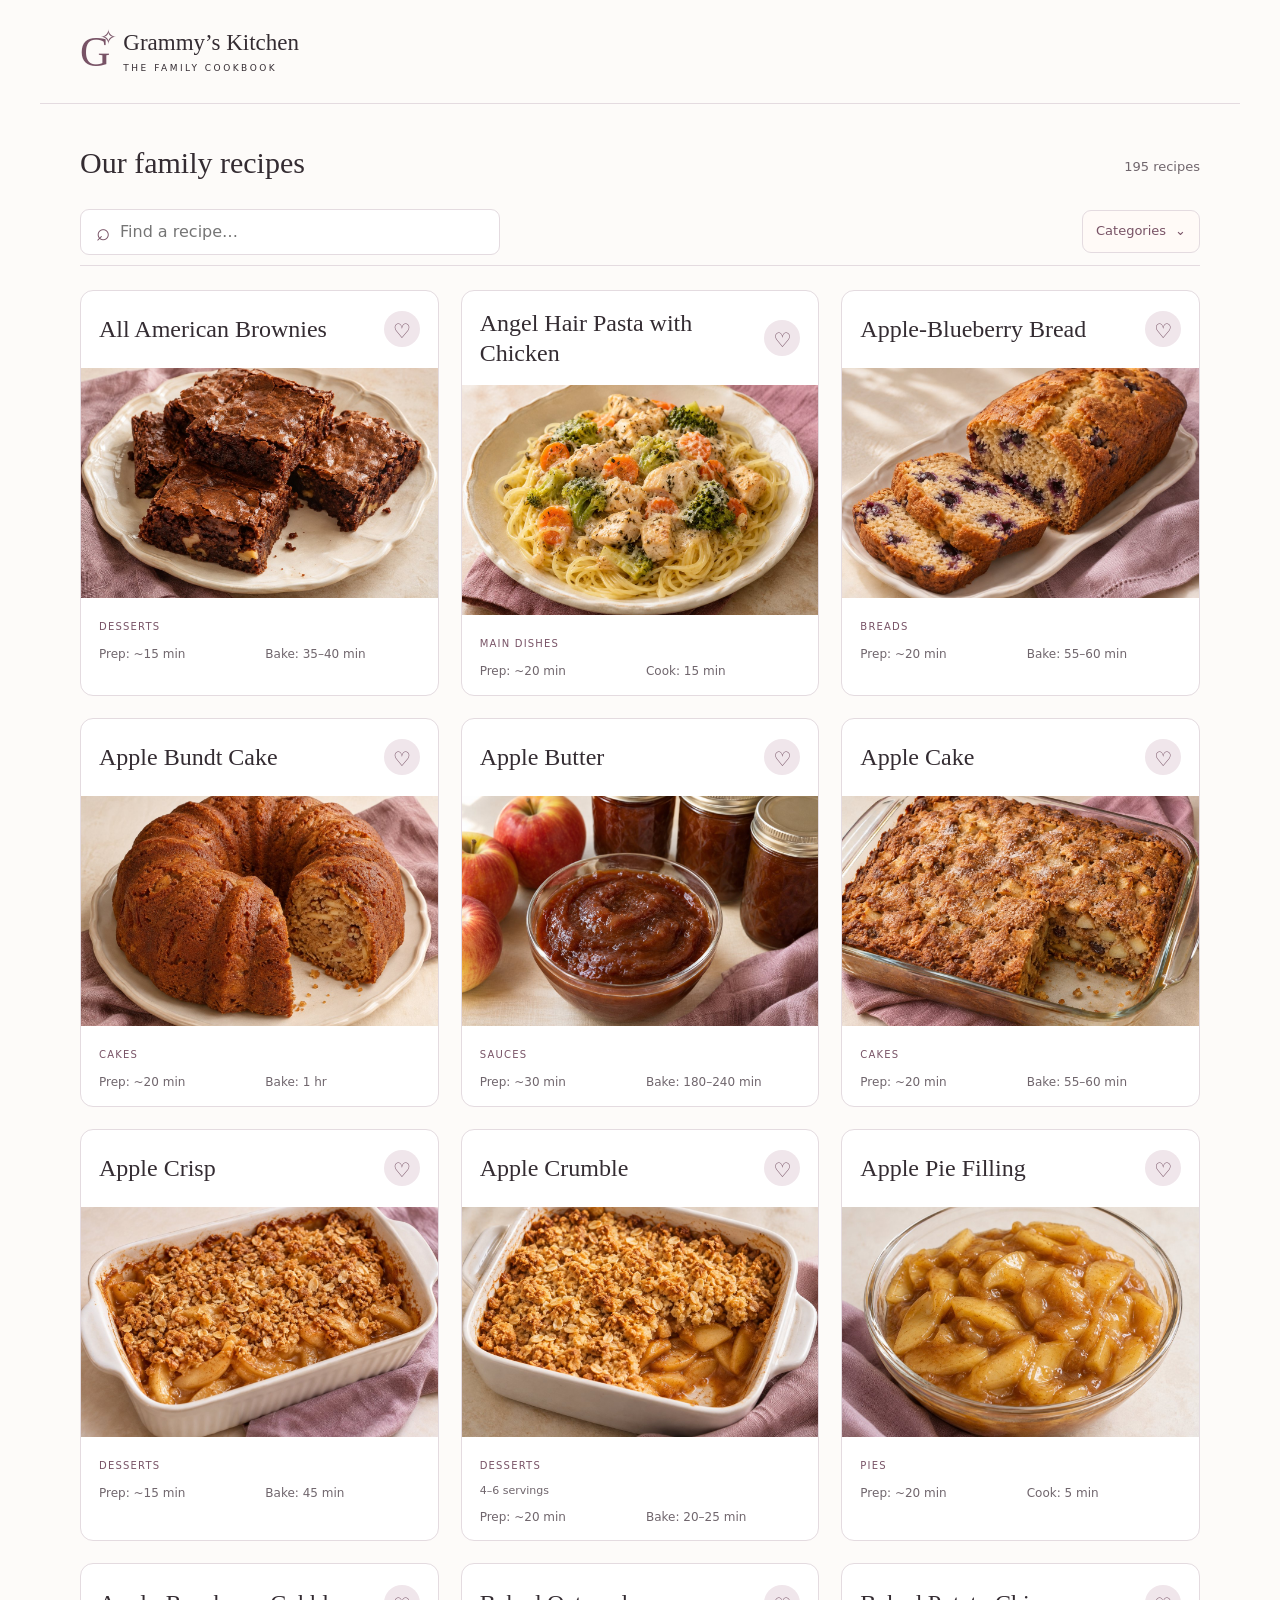
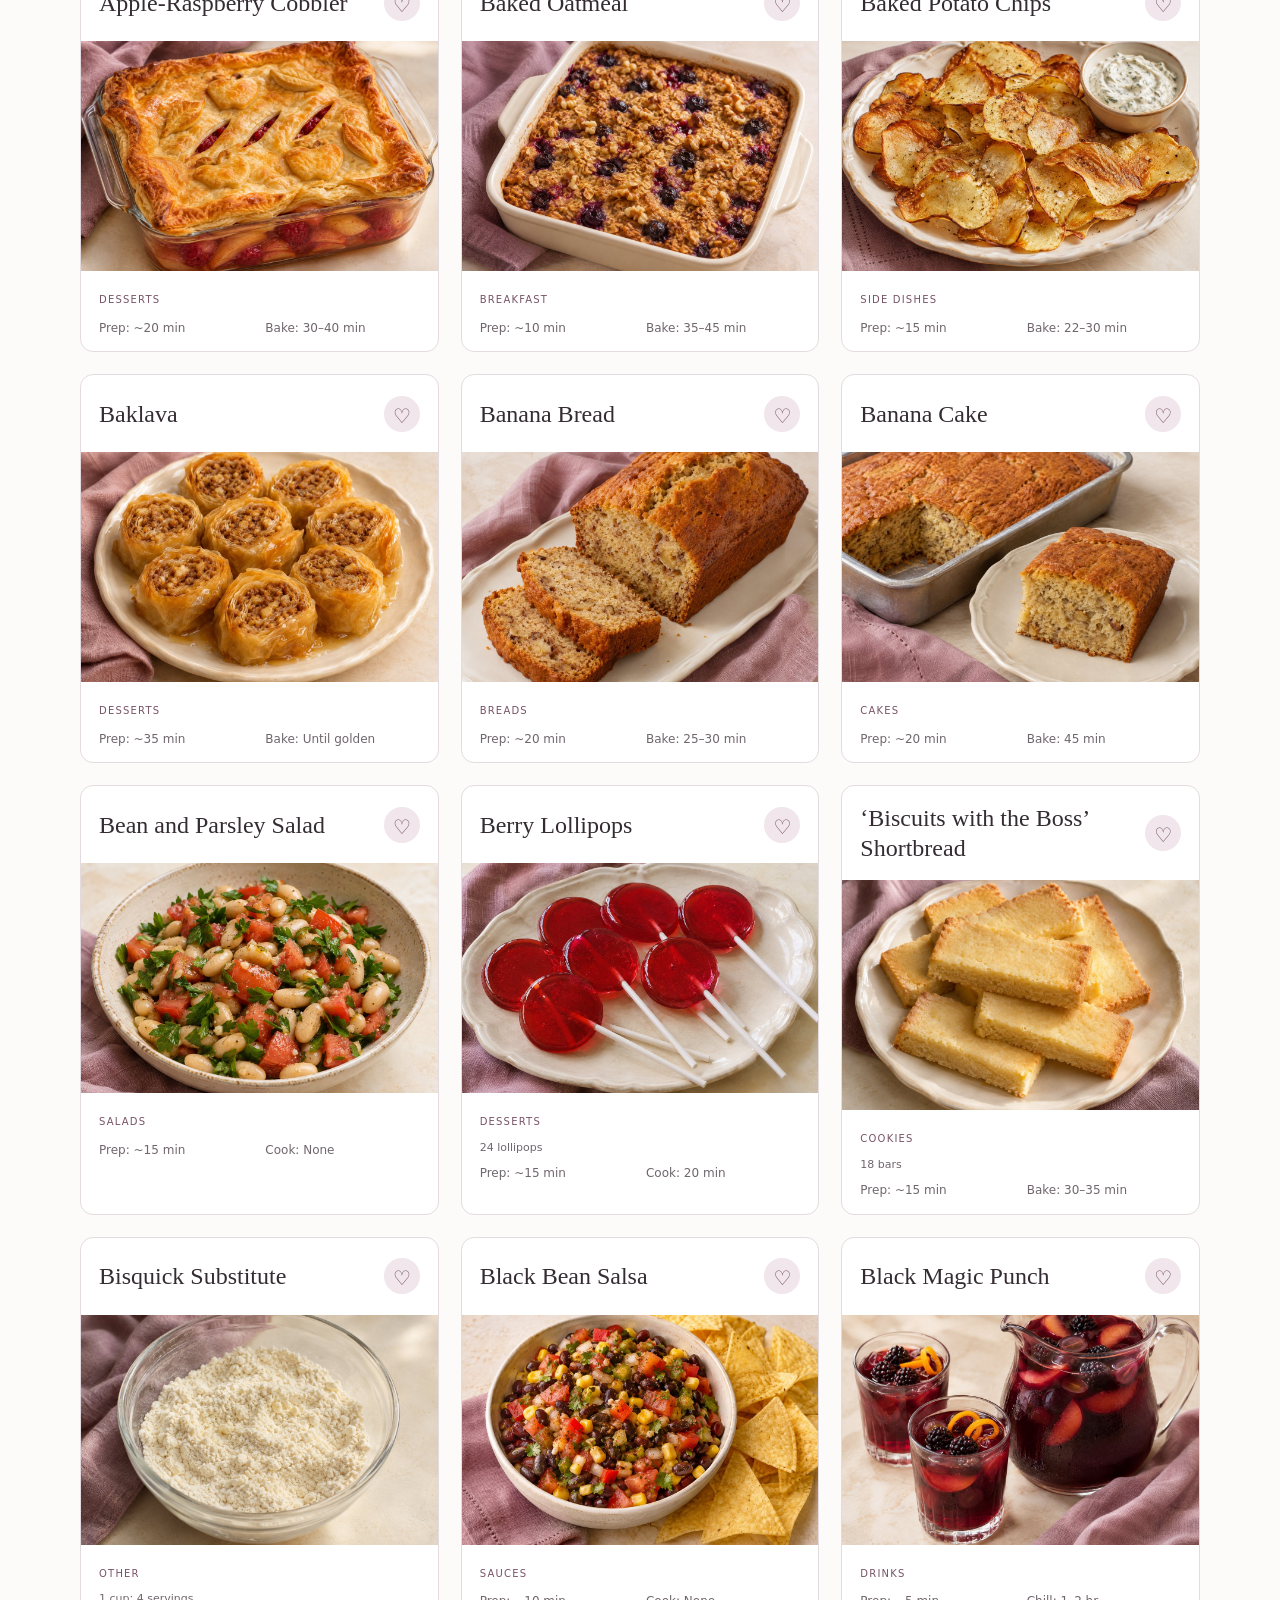
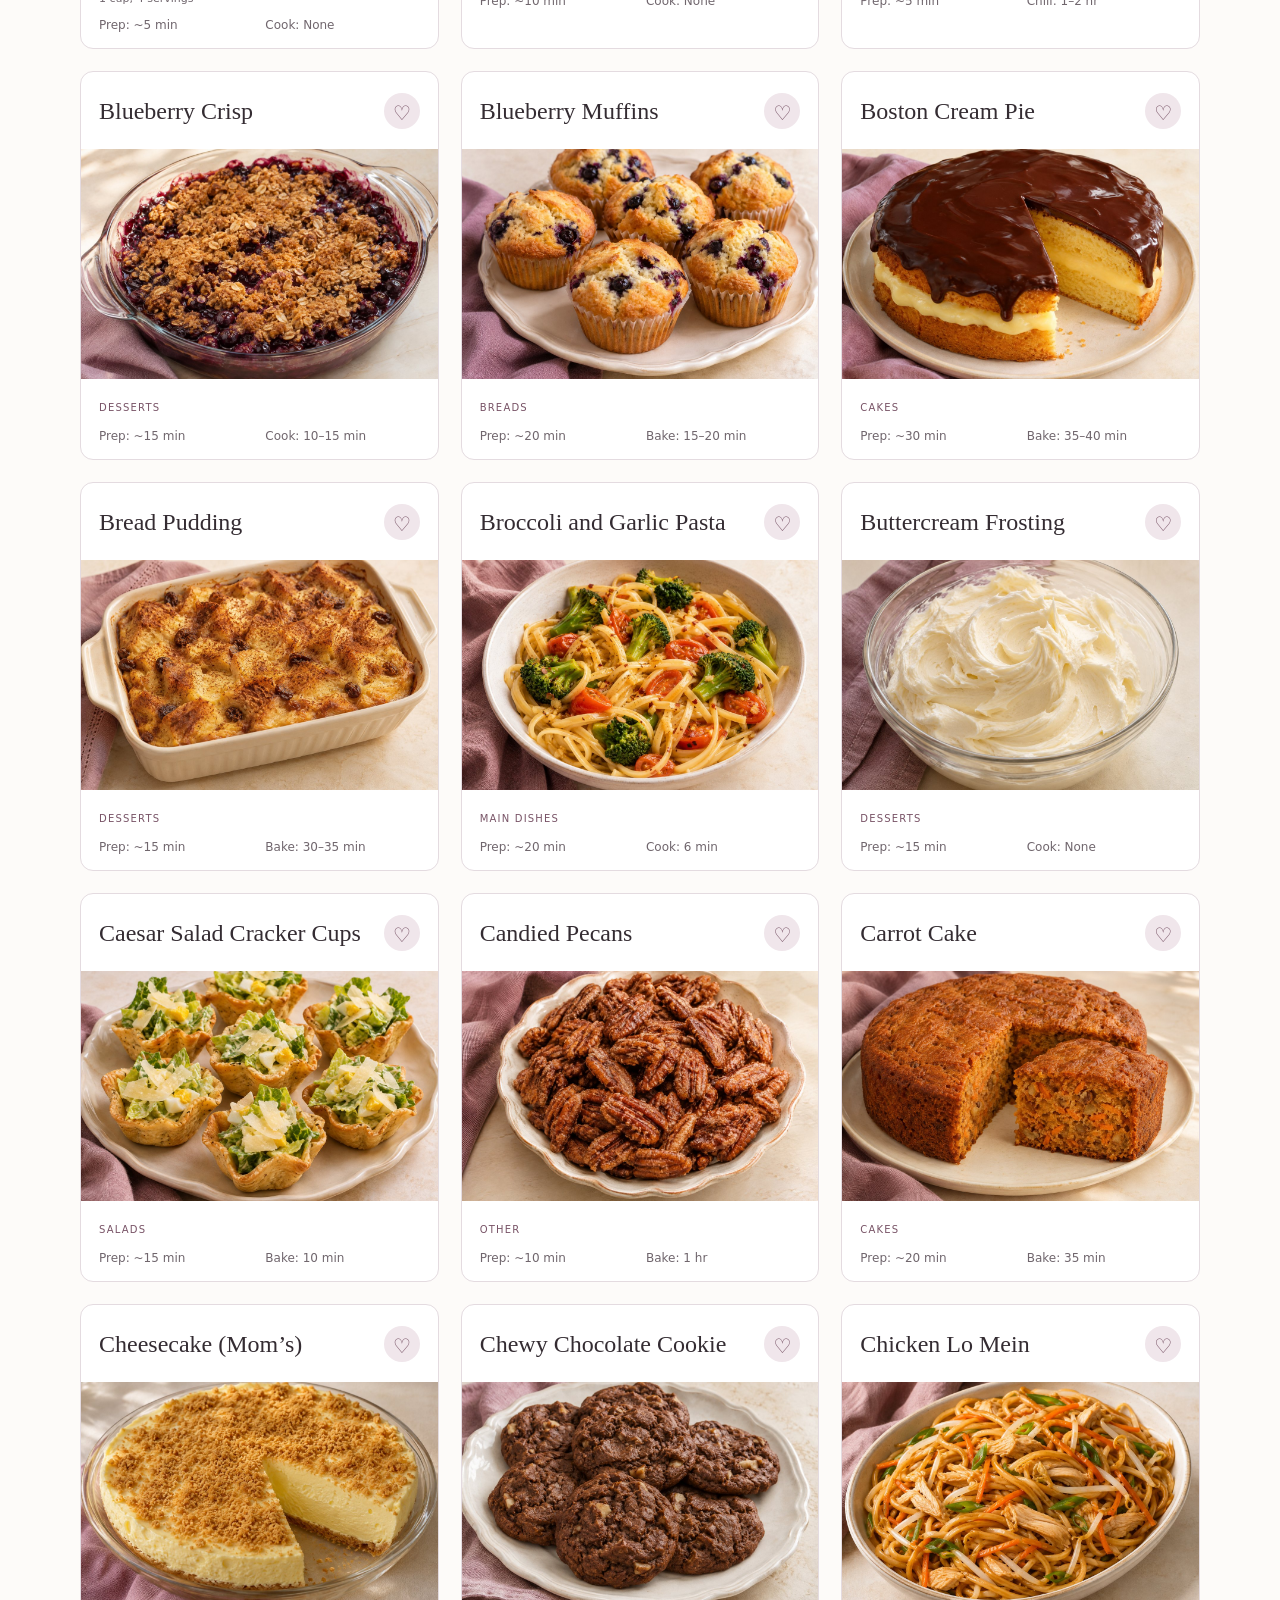
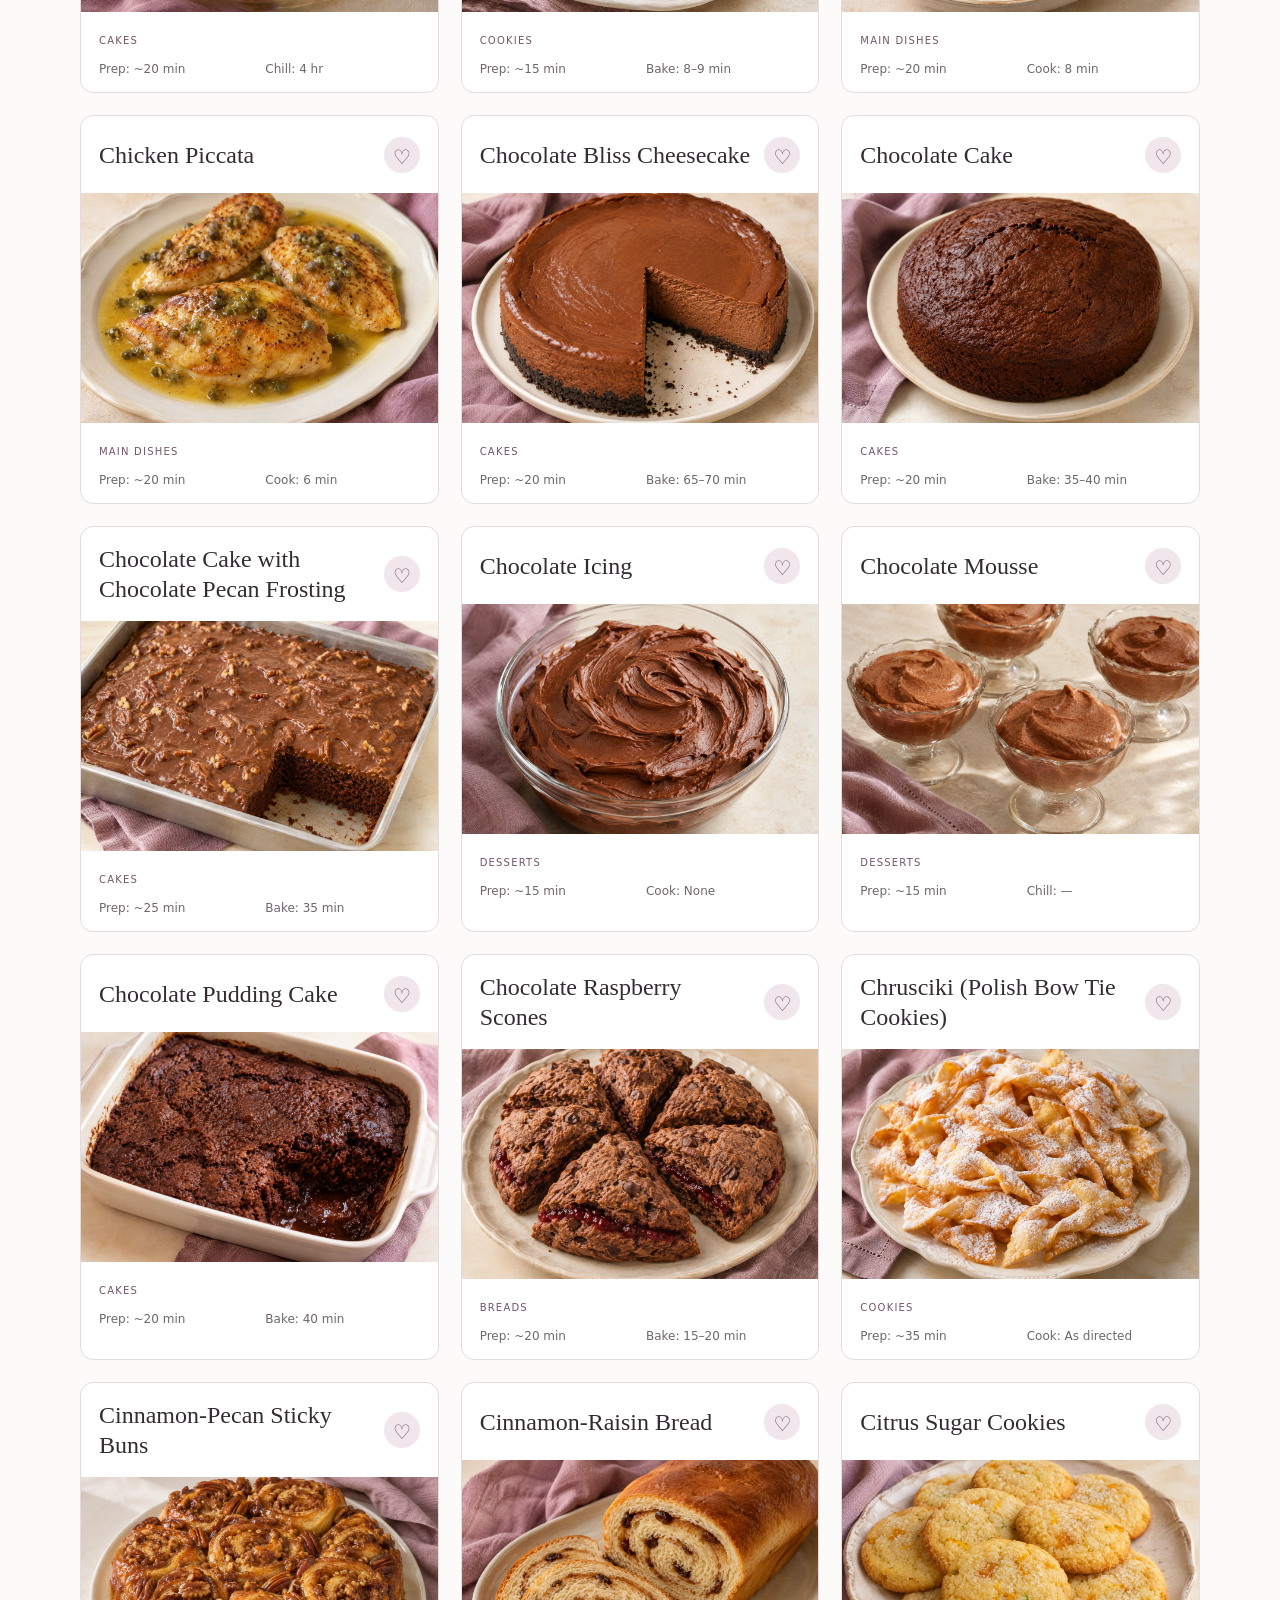
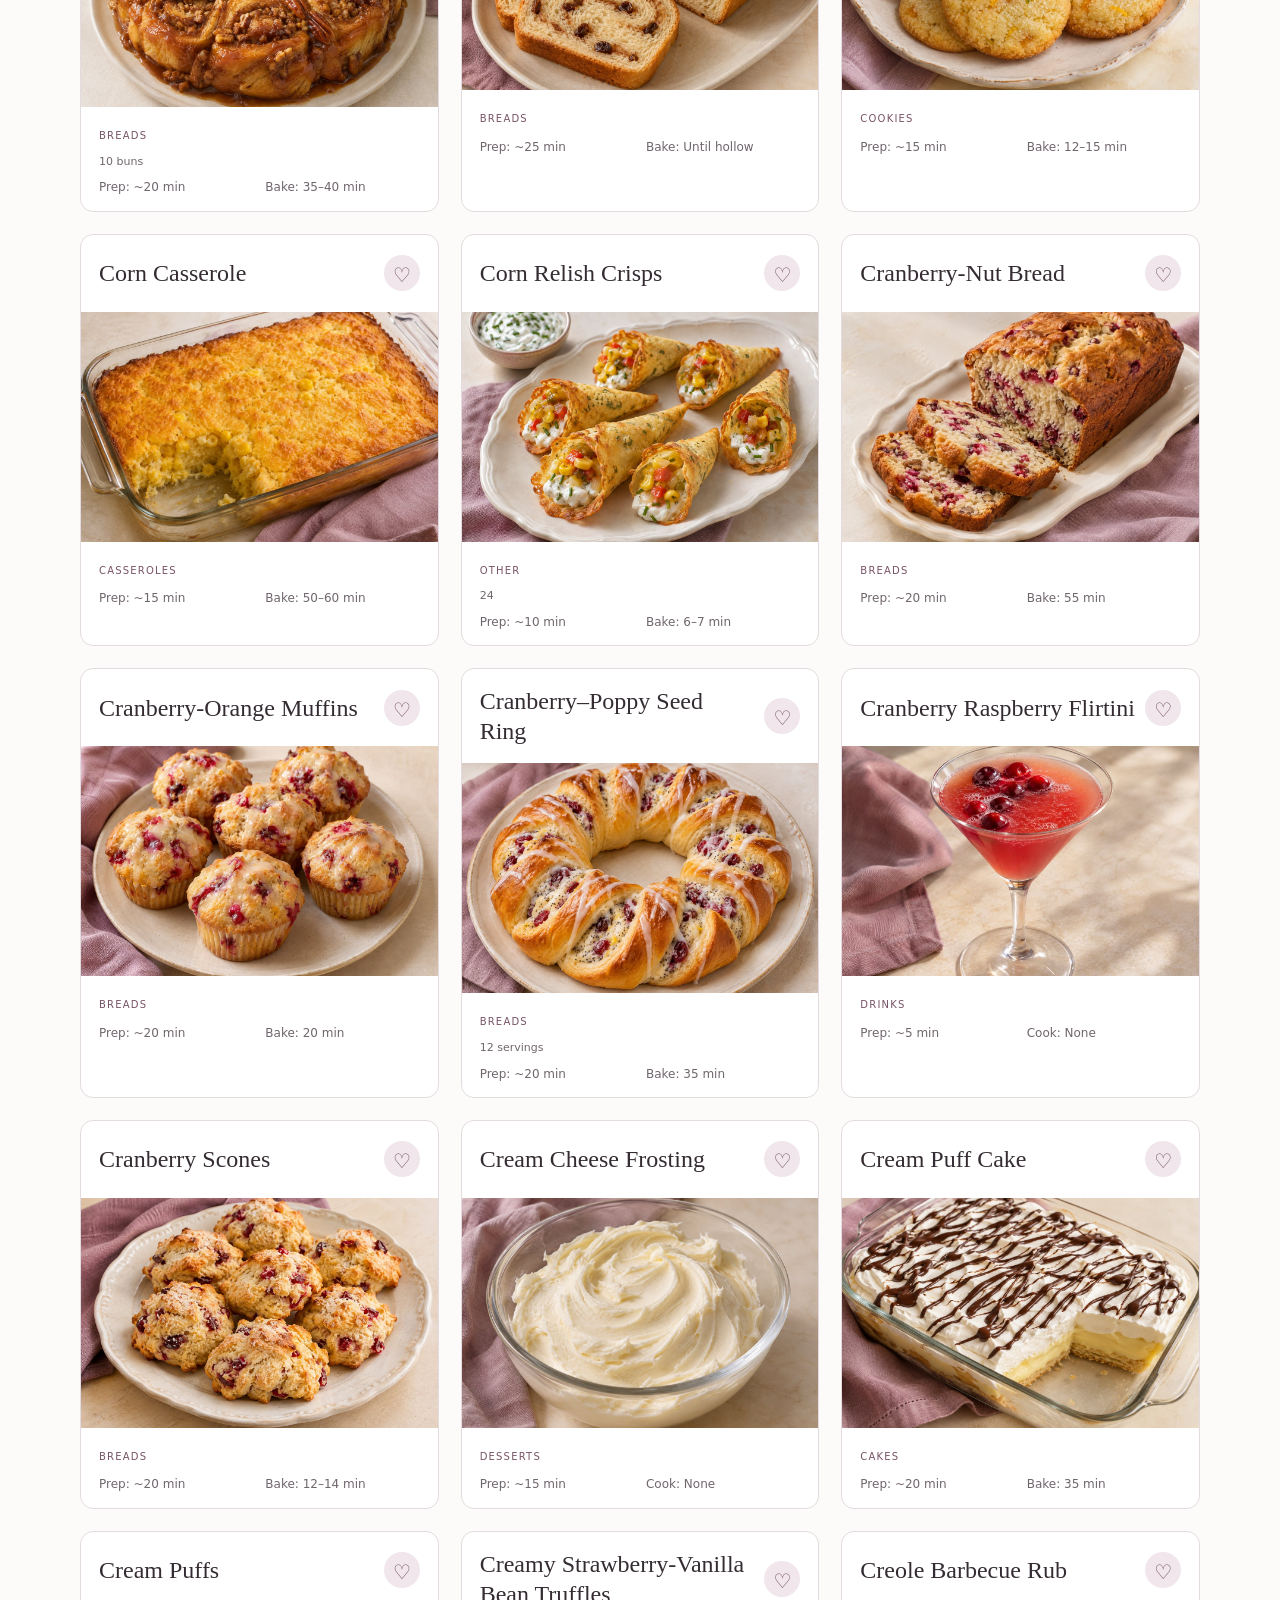
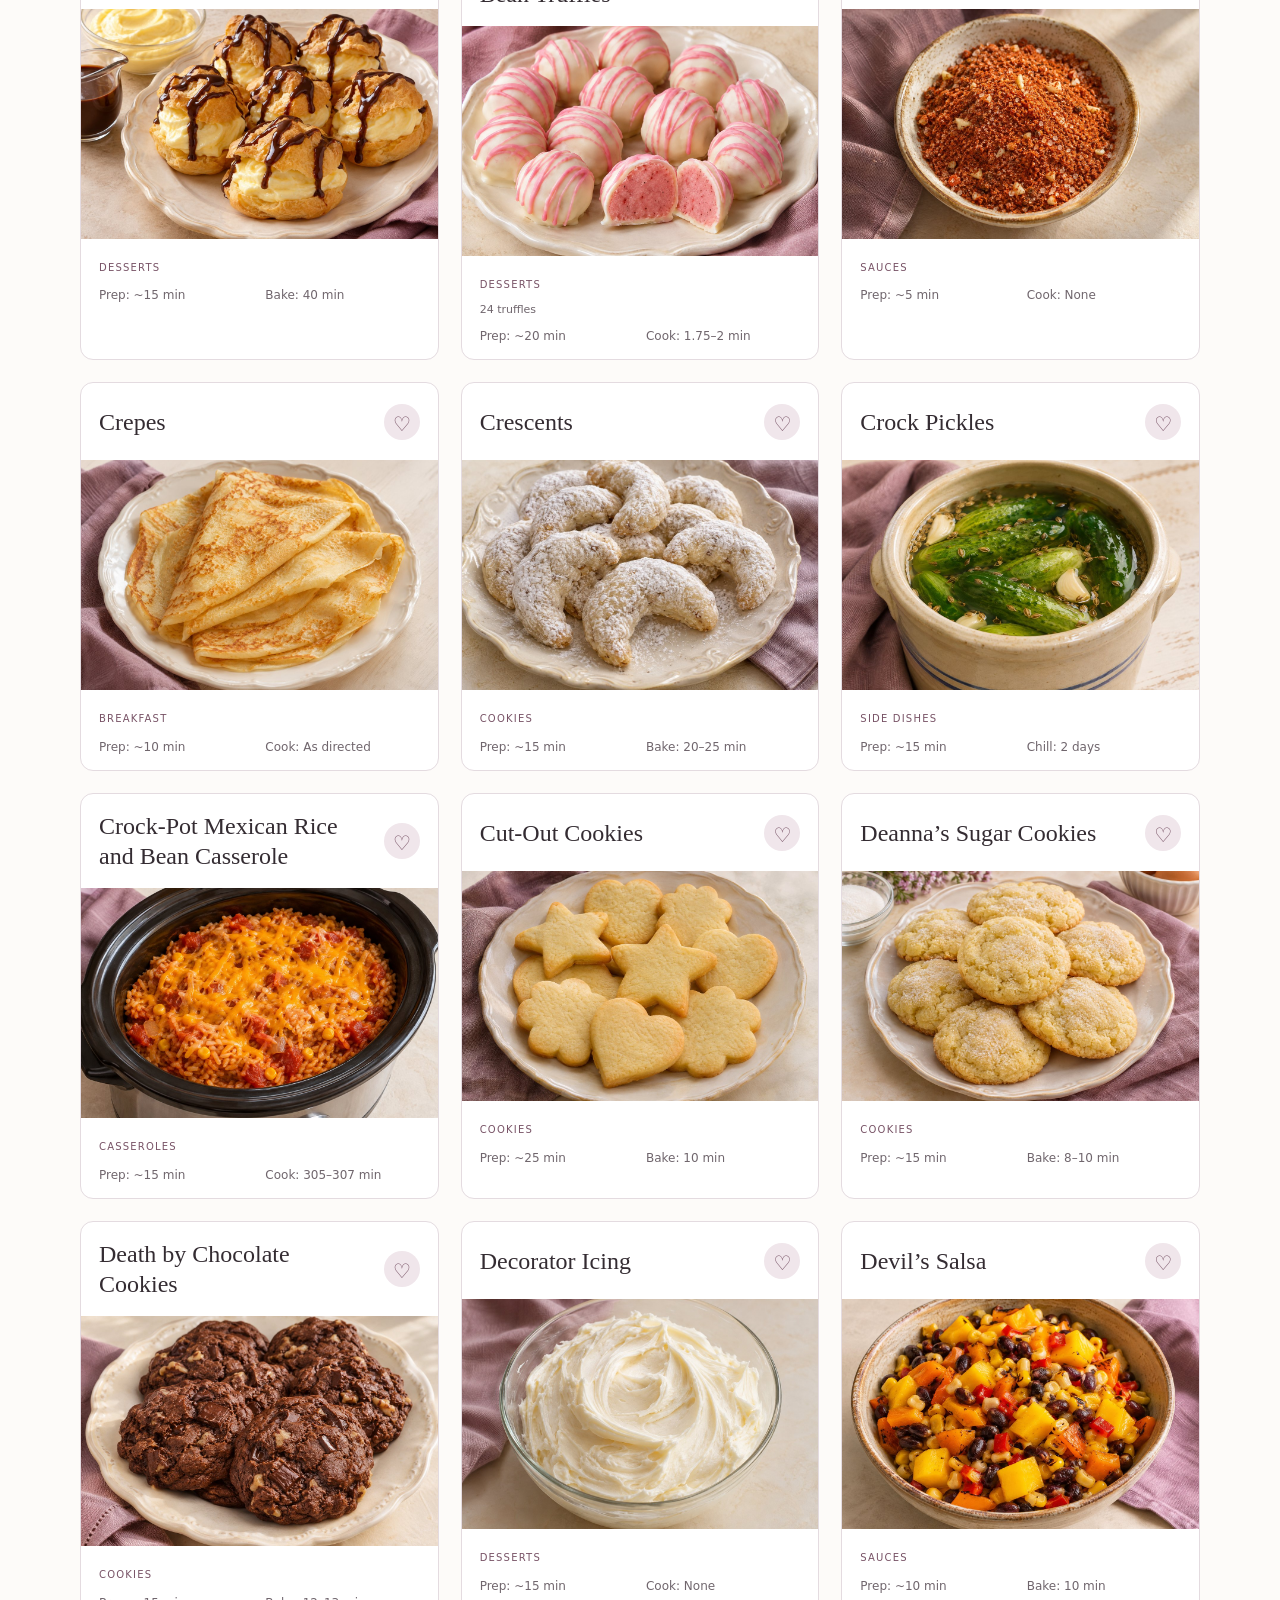
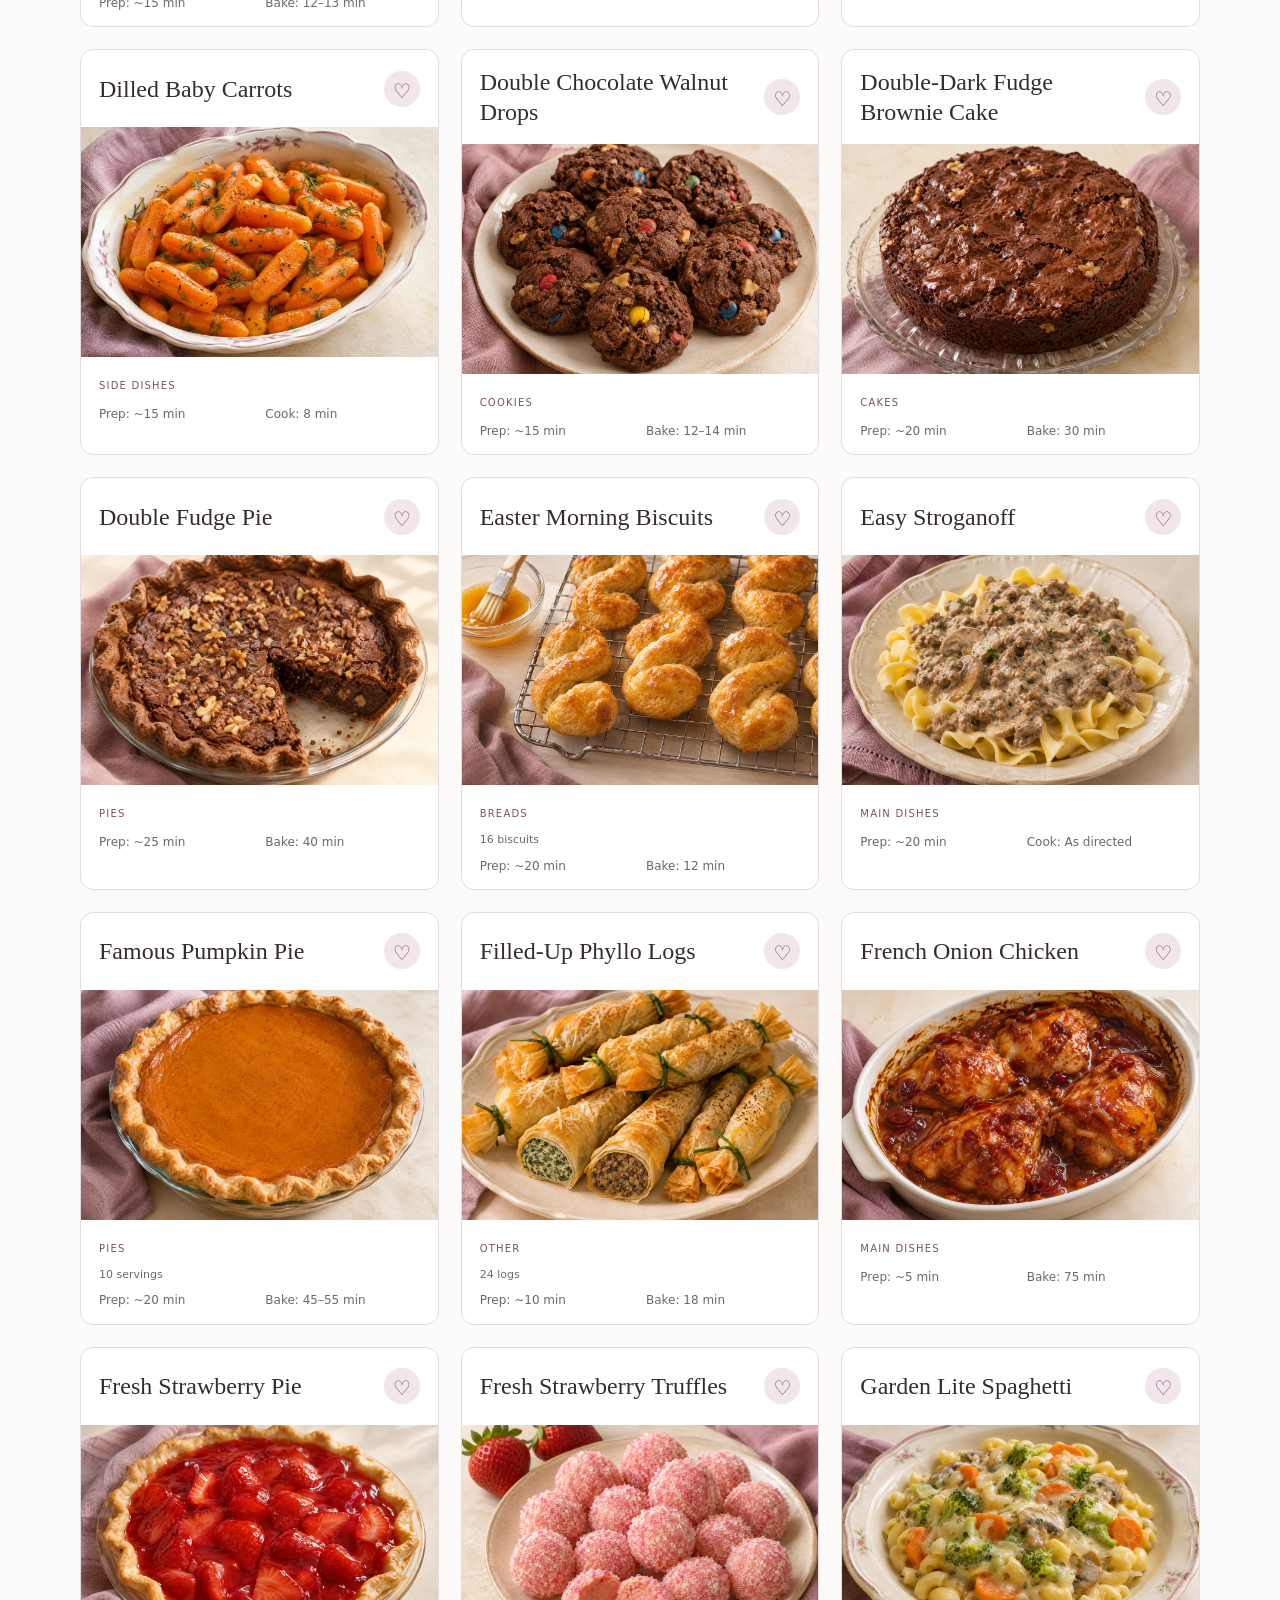
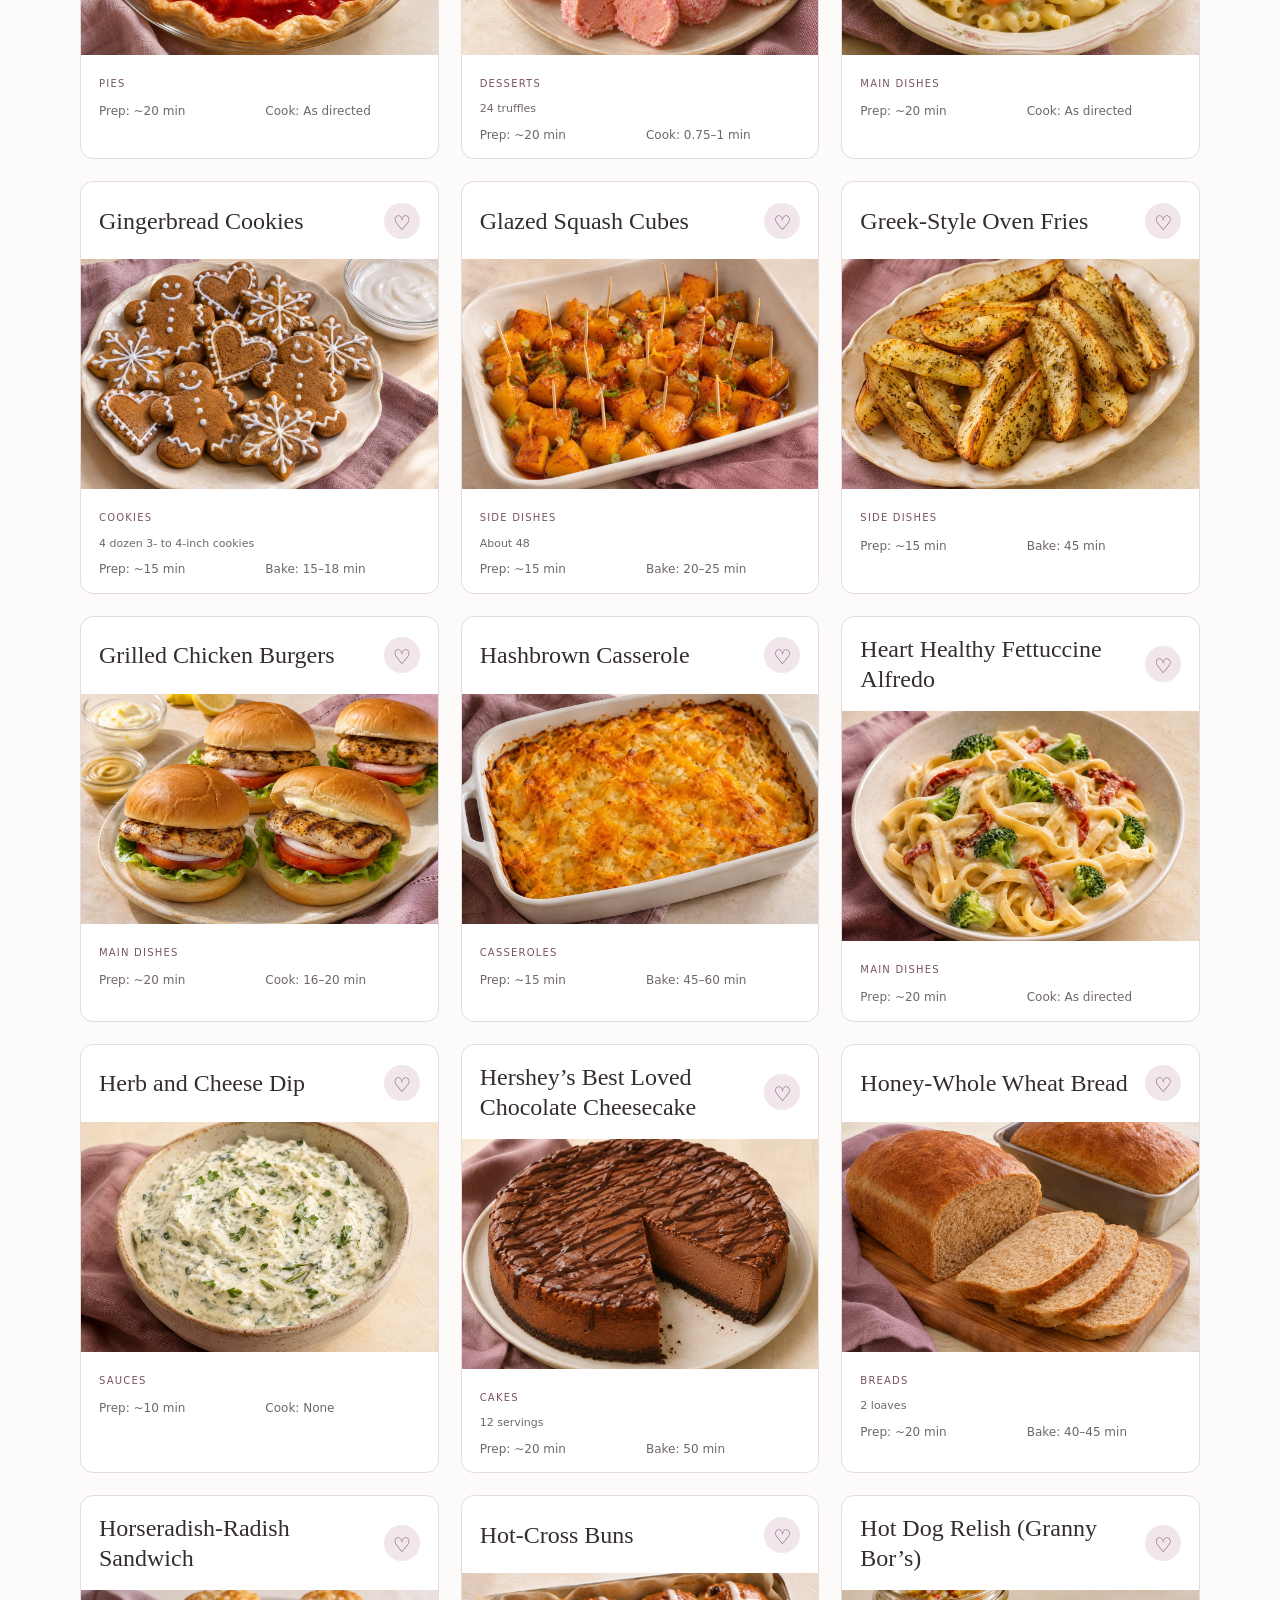
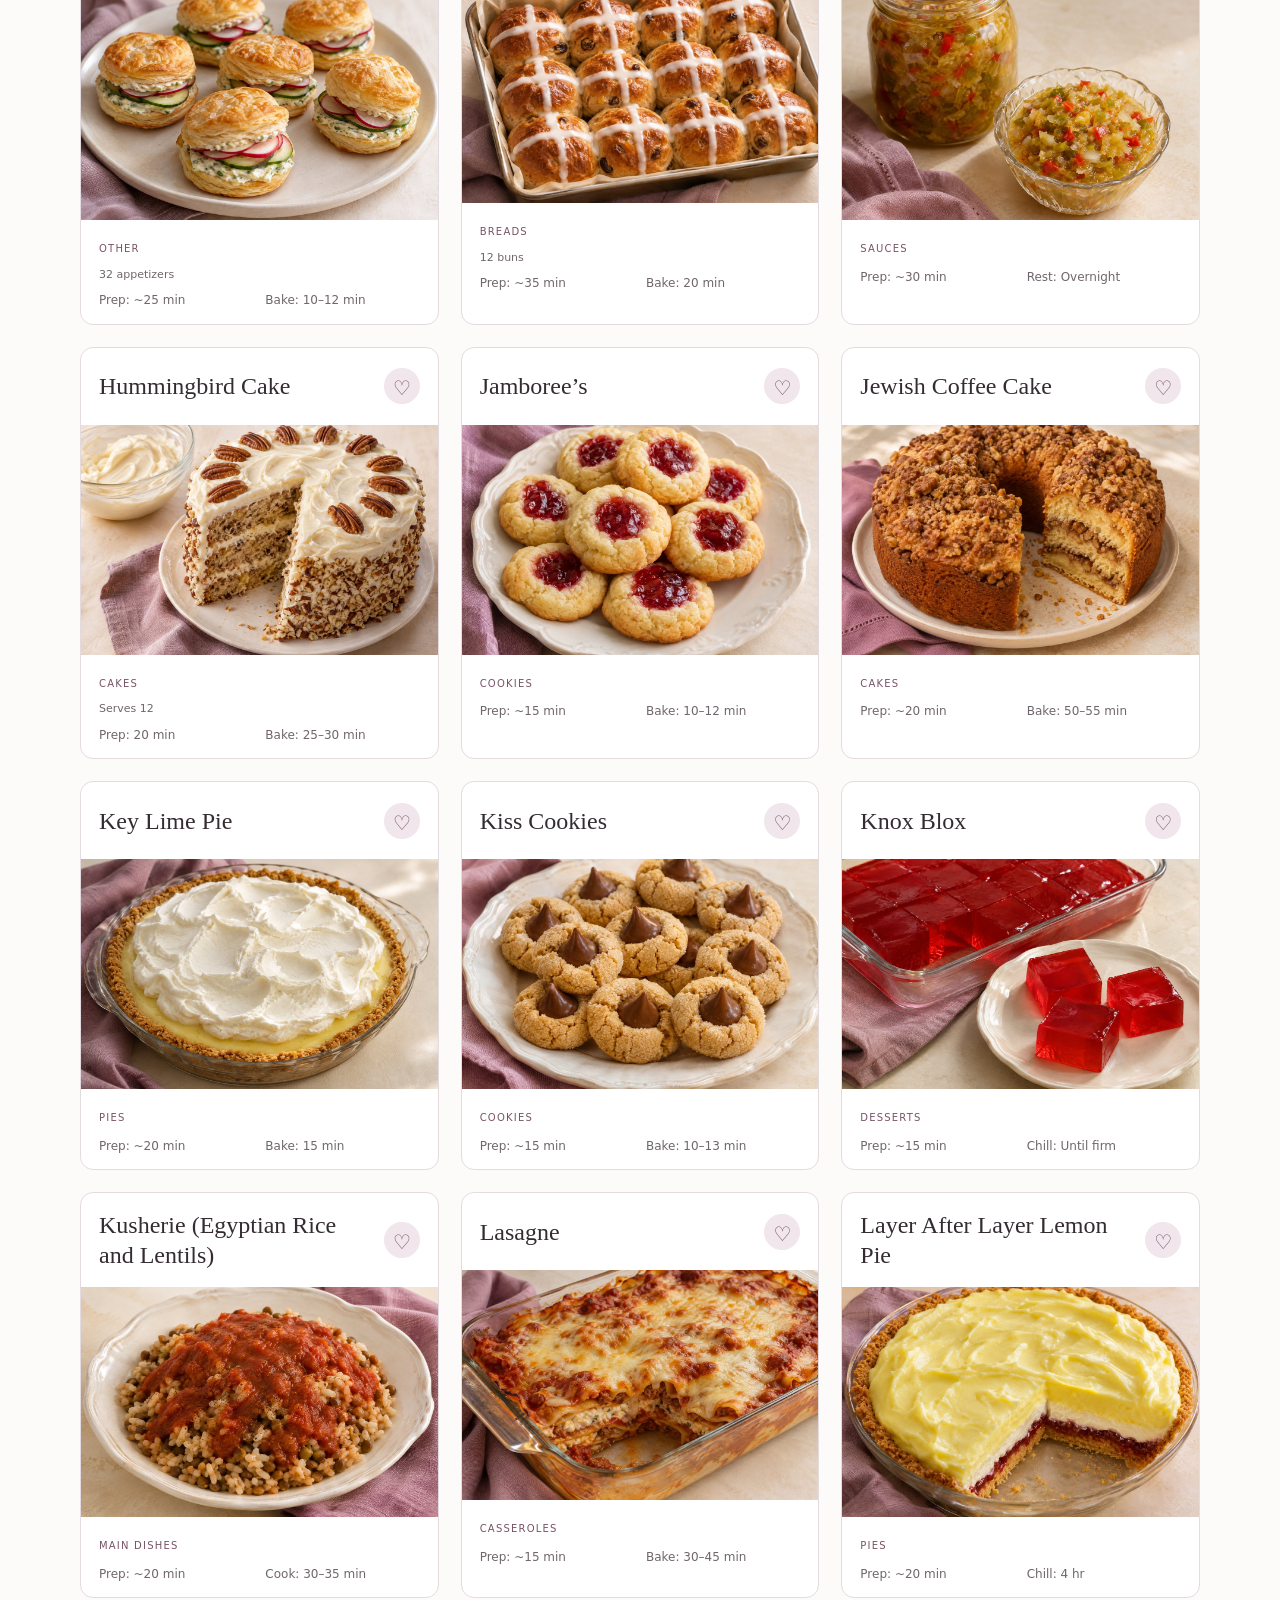
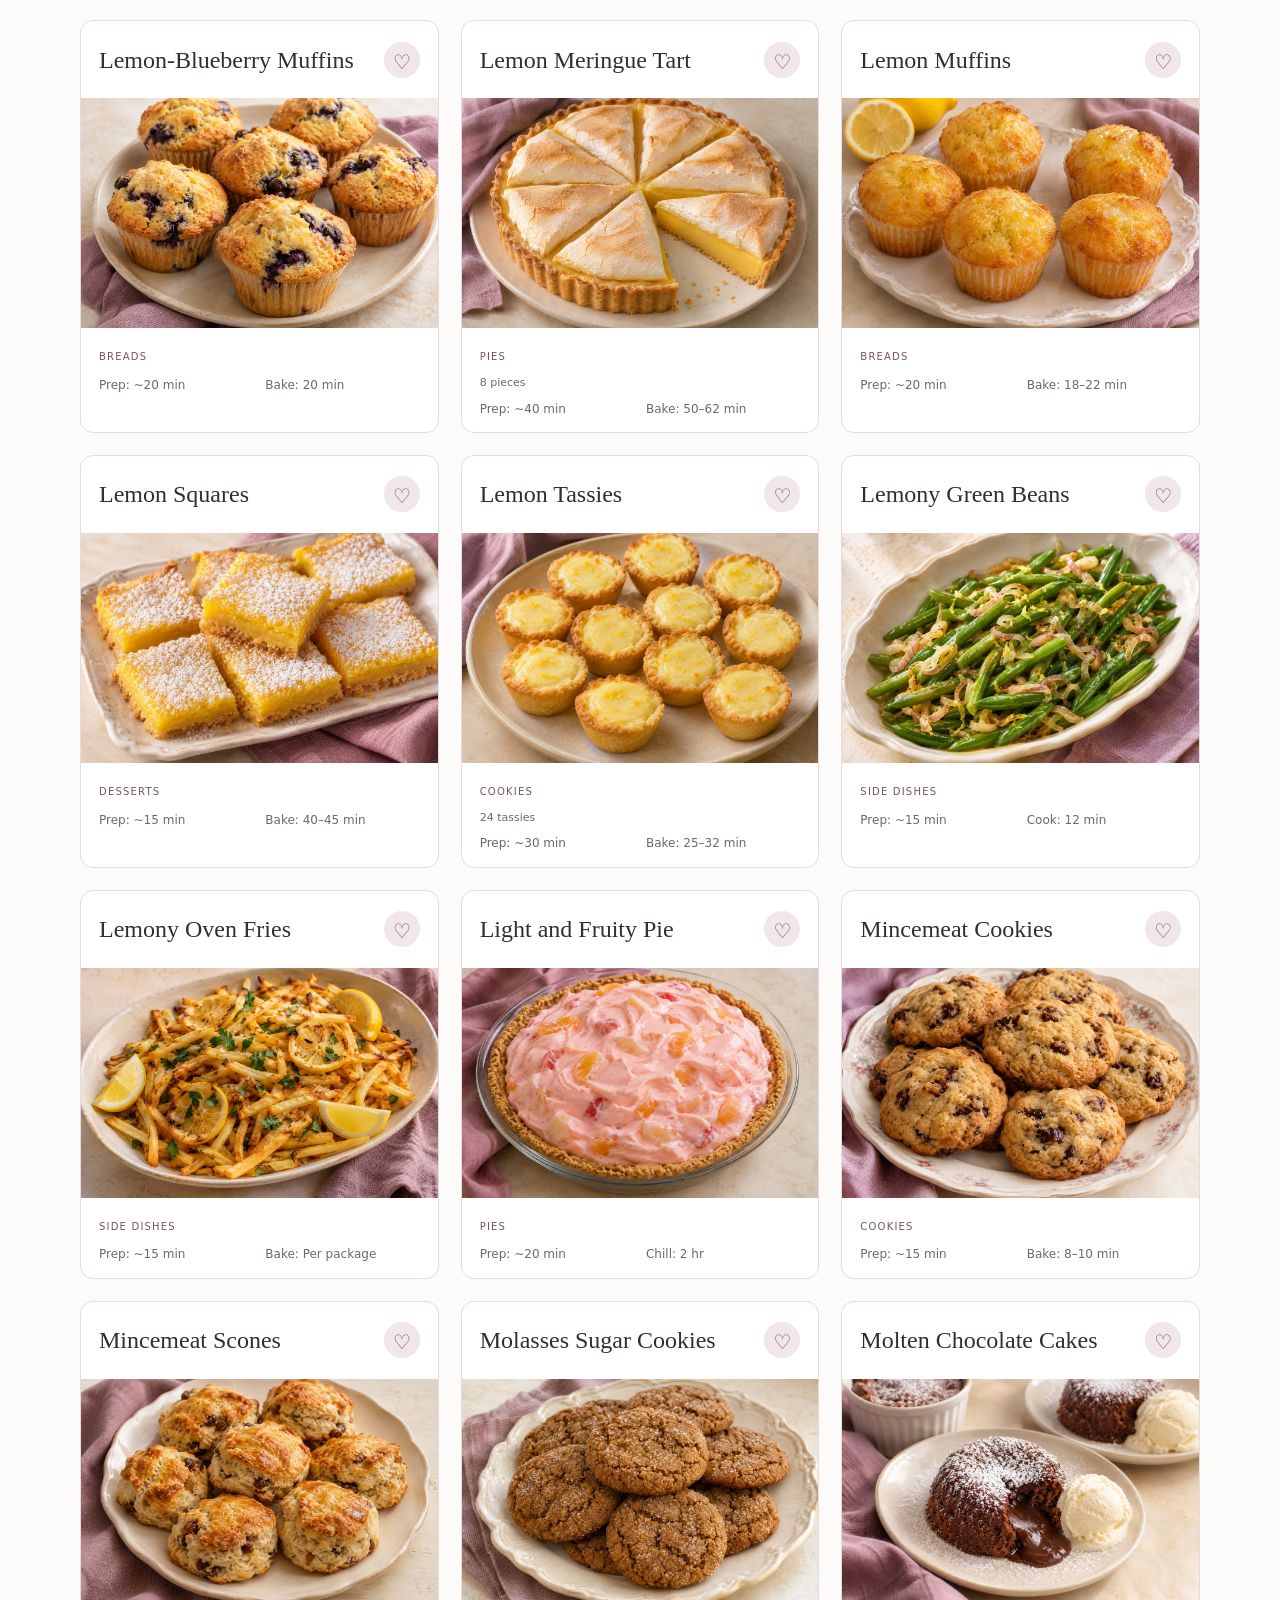
<file: Cookbook/index.html>
<!doctype html>
<html lang="en"><head><meta charset="utf-8"><meta name="viewport" content="width=device-width,initial-scale=1"><meta name="theme-color" content="#785366"><meta name="description" content="A little collection of family favorites. Grammy’s Kitchen, wherever you cook."><link rel="manifest" href="manifest.webmanifest"><link rel="icon" type="image/svg+xml" href="assets/cookie-icon.svg"><link rel="apple-touch-icon" sizes="180x180" href="assets/cookie-icon-v1-180.png"><link rel="stylesheet" href="styles.css?v=46"><title>Grammy’s Kitchen</title></head>
<body><header><a class="brand" href="./" aria-label="Grammy’s Kitchen home"><span class="mark">G<span>✧</span></span><span>Grammy’s Kitchen<small>THE FAMILY COOKBOOK</small></span></a></header>
<main>
<section id="cookbook"><div class="section-title"><div><h2>Our family recipes</h2></div><span id="count"></span></div><div class="browse-nav"><div class="tools"><label class="search"><span aria-hidden="true">⌕</span><input id="search" type="search" placeholder="Find a recipe…" aria-label="Search recipes"></label></div><button id="category-menu" class="category-toggle" type="button" aria-expanded="false" aria-controls="categories">Categories <span aria-hidden="true">⌄</span></button><nav id="categories" class="category-buttons" aria-label="Recipe categories" hidden></nav></div><div id="grid" class="grid"></div><p id="empty" hidden>No recipes here yet. Try another search or add a family favorite.</p></section>

<div class="add-recipe-bottom"><button id="add">＋ Add a new recipe</button></div><footer><span>Grammy’s Kitchen</span><details class="more"><summary>More</summary><div><button class="text" id="export">Back up recipes</button><button class="text" id="import">Restore backup</button><button class="text" id="earlier-backup" hidden>Download earlier backup</button><button class="text" id="install">Install / offline help</button></div><p>Saved on this device. Back up recipes to keep a copy.</p></details></footer></main>
<dialog id="detail" aria-labelledby="recipe-title"><div id="detail-content"></div></dialog>
<dialog id="share-recipe" aria-labelledby="share-recipe-title"><div class="share-heading"><h2 id="share-recipe-title">Share recipe</h2><button type="button" class="icon close" aria-label="Close recipe sharing">×</button></div><p class="muted">A recipe image you can send on its own—no cookbook link needed.</p><div class="share-options"><label><input type="checkbox" id="share-include-photo" checked> Include photo</label><label><input type="checkbox" id="share-include-notes"> Include family notes</label></div><p id="share-status" class="muted" role="status"></p><button type="button" id="share-native" hidden>Share image</button><div id="share-pages"></div></dialog>
<dialog id="original-photo" aria-label="Original recipe photo"><div id="original-photo-content"></div></dialog>
<dialog id="editor" aria-labelledby="editor-title"><form id="recipe-form"><div class="dialog-top editor-sticky"><h2 id="editor-title">Add a new recipe</h2><button type="button" class="icon close" aria-label="Close editor">×</button></div><p class="muted">A family favorite, in your own words.</p><label>Recipe name<input name="title" required maxlength="120"></label><div class="form-grid"><label>Category<select name="category" required><option value="">Choose a category</option><option value="Breads">Breads</option><option value="Breakfast">Breakfast</option><option value="Cakes">Cakes</option><option value="Casseroles">Casseroles</option><option value="Cookies">Cookies</option><option value="Desserts">Desserts</option><option value="Drinks">Drinks</option><option value="Main dishes">Main dishes</option><option value="Other">Other</option><option value="Pies">Pies</option><option value="Salads">Salads</option><option value="Sauces">Sauces</option><option value="Side dishes">Side dishes</option><option value="Soups">Soups</option></select></label><label>Yield<input name="yield" maxlength="100" placeholder="Enter if known"></label><label>Oven temperature (°F)<input name="temperature" maxlength="100" placeholder="e.g. 350°F"></label><label>Prep time<input name="prepTime" maxlength="100" placeholder="e.g. 15 minutes"></label><label>Cooking time<input name="time" maxlength="100" placeholder="Enter if known"></label></div><label>Ingredients · one per line<textarea name="ingredients" rows="5" placeholder="Include quantities only when verified"></textarea></label><details class="ingredient-help"><summary>Ingredient sections</summary><p>To group ingredients, put a heading such as [Cookies], [Frosting], or [Sauce] on its own line above that section’s ingredients.</p></details><label>Directions · one step per line<textarea name="steps" rows="5"></textarea></label><label>Family notes<textarea name="notes" rows="3"></textarea></label><label>Original recipe photo<input id="photo" type="file" accept="image/*" capture="environment"></label><p class="muted">Take a photo or choose an image. The photo is preserved with the recipe. Automatic transcription is not included in this offline prototype; enter and review the text above.</p><img id="photo-preview" class="scan" alt="Selected recipe photo" hidden><label class="check"><input type="checkbox" name="removePhoto"> Remove saved photo</label><p id="form-error" role="alert"></p><button type="submit">Save recipe</button></form></dialog>
<dialog id="help"><div class="dialog-top"><h2>In your kitchen, anywhere.</h2><button class="icon close" aria-label="Close help">×</button></div><p>After publishing with GitHub Pages, open the HTTPS site once while online. The recipe text then works offline on this device. Pictures become available offline after you view them.</p><p><strong>iPhone / iPad:</strong> open in Safari, choose Share, then Add to Home Screen.</p><p><strong>Android:</strong> open in Chrome and choose Install app or Add to Home screen from the menu.</p><p>Recipe edits and photos stay in this browser; they do not automatically sync with family members. Use Back up recipes and Restore backup to transfer them.</p><button id="native-install" hidden>Install app</button></dialog><input id="backup-file" type="file" accept="application/json,.json" hidden><p class="toast" id="toast" role="status" hidden></p><aside id="timer-dock" hidden aria-label="Active kitchen timer"><button type="button" data-timer-action="open"><span></span><small class="timer-dock-message" role="status" aria-live="polite"></small></button><button class="secondary" type="button" data-timer-action="reset" aria-label="Dismiss timer">×</button></aside><script src="cookbook-store.js?v=46"></script><script src="boot.js?v=46"></script></body></html>
</file>
<file: Cookbook/styles.css>
:root{--ink:#342c32;--mauve:#785366;--light:#f0e6eb;--paper:#fdfbf9;--line:#e4dbe0;--muted:#70666d}*{box-sizing:border-box}body{margin:0;background:var(--paper);color:var(--ink);font:16px/1.6 system-ui,-apple-system,sans-serif}button,input,textarea,select{font:inherit}button,a,input,select,textarea{touch-action:manipulation}button{border:1px solid var(--mauve);border-radius:9px;background:var(--mauve);color:white;padding:11px 19px;cursor:pointer}button:hover{filter:brightness(.94)}button:focus-visible,a:focus-visible,input:focus-visible,select:focus-visible,textarea:focus-visible{outline:3px solid #ad7497;outline-offset:3px}header{max-width:1200px;margin:auto;padding:27px 40px;display:flex;justify-content:space-between;align-items:center;border-bottom:1px solid var(--line)}.brand{display:flex;align-items:center;gap:13px;color:var(--ink);text-decoration:none;font:23px Georgia,serif}.brand small{display:block;font:9px system-ui;letter-spacing:2.5px;margin-top:7px}.mark{position:relative;font:42px Georgia;color:var(--mauve)}.mark span{font:20px Georgia;position:absolute;right:-7px;top:-3px}main{max-width:1200px;margin:auto;padding:0 40px}.hero{display:grid;grid-template-columns:1.2fr 1fr;align-items:center;min-height:460px;padding:48px 0 60px;gap:40px}.eyebrow{font-size:10px;font-weight:650;letter-spacing:2px;color:var(--mauve)}h1{font:clamp(43px,5vw,66px)/1.08 Georgia,serif;letter-spacing:-2px;margin:19px 0}h2{font:30px/1.2 Georgia,serif;margin:5px 0 12px}h3{font:25px/1.25 Georgia,serif;margin:10px 0}.hero p:not(.eyebrow){color:var(--muted)}.secondary{background:transparent;color:var(--mauve);border-color:var(--line)}.hero .secondary{margin-top:12px}.hero .secondary span{margin-left:25px}.hero-art{position:relative;display:flex;flex-direction:column;align-items:center;justify-content:center;background:#eee1e7;border-radius:45% 45% 12px 12px;min-height:335px}.plate{display:grid;place-items:center;text-align:center;border:1px solid #d7c5cd;outline:1px solid #d7c5cd;outline-offset:10px;width:220px;height:220px;border-radius:50%;background:#fbf8f6;box-shadow:8px 14px 30px #68425216;color:#765667;font:14px/1.5 Georgia}.plate em{font:italic 36px Georgia}.caption{font:italic 14px Georgia;color:var(--mauve);margin-top:28px}.sparkle{position:absolute;right:30px;top:16px;font-size:43px;color:var(--mauve)}.section-title{display:flex;justify-content:space-between;align-items:end}.section-title>span{font-size:13px;color:var(--muted);padding-bottom:15px}.tools{display:flex;gap:12px;margin:24px 0 18px}.search{display:flex;align-items:center;gap:10px;flex:1;padding:0 15px;border:1px solid var(--line);border-radius:9px;background:white}.search span{font-size:24px;color:var(--mauve)}input,select,textarea{background:white;color:var(--ink);border:1px solid var(--line);border-radius:7px;padding:11px;max-width:100%}.search input{width:100%;border:0;padding-left:0}.notice{background:#f5edf0;border-left:3px solid #a67990;padding:12px 15px;font-size:13px;color:#654759}.grid{display:grid;grid-template-columns:repeat(3,minmax(0,1fr));gap:22px;margin-top:24px}.card{border:1px solid var(--line);border-radius:13px;overflow:hidden;background:white;position:relative}.card-top{height:135px;background:linear-gradient(120deg,#ecdee5,#f7f0f3);display:grid;place-items:center;color:var(--mauve);font:italic 45px Georgia}.card-top img{width:100%;height:135px;object-fit:cover}.card-body{padding:20px}.card-body>p{color:var(--muted);font-size:13px;min-height:42px}.tag{font-size:10px;letter-spacing:1.2px;text-transform:uppercase;color:var(--mauve)}.badge{display:inline-block;background:#f3e9df;color:#76512c;font-size:11px;border-radius:5px;padding:3px 8px}.card .open{width:100%;margin-top:18px}.favorite{position:absolute;top:11px;right:11px;background:white;color:var(--mauve);border:0;border-radius:50%;font-size:21px;padding:4px;width:40px;height:40px}.keepsake{display:flex;align-items:center;gap:25px;background:#eee4e9;border-radius:12px;margin-top:60px;padding:32px}.keepsake>span{font-size:45px;color:var(--mauve)}.keepsake h2{font-size:25px}.keepsake p{font-size:14px;margin:4px 0;color:var(--muted)}.keepsake button{margin-left:auto;white-space:nowrap}footer{margin-top:40px;border-top:1px solid var(--line);padding:25px 0 35px;font-size:12px;color:var(--muted);display:flex;justify-content:space-between;flex-wrap:wrap;gap:10px}footer p{width:100%;margin:0}.text{border:0;background:transparent;color:var(--mauve);padding:3px 8px;font-size:12px;text-decoration:underline}dialog{border:1px solid var(--line);border-radius:16px;background:var(--paper);color:var(--ink);max-width:760px;width:calc(100% - 28px);max-height:90dvh;padding:30px}dialog::backdrop{background:#24192088;backdrop-filter:blur(3px)}.dialog-top{display:flex;justify-content:space-between;align-items:center;gap:10px}.icon{border:0;background:transparent;color:var(--mauve);font-size:27px;padding:0 10px}.form-grid,.recipe-columns{display:grid;grid-template-columns:1fr 1fr;gap:20px}form label{display:block;font-size:13px;margin:14px 0}form input:not([type=checkbox]),form textarea{display:block;width:100%;margin-top:6px}.check{display:flex;align-items:center;gap:10px}.muted{color:var(--muted);font-size:13px}.scan{display:block;max-width:100%;max-height:400px;object-fit:contain;margin-top:15px}.scan[hidden]{display:none}.recipe-columns{margin:25px 0}.recipe-columns h3{font-size:22px}.ingredient{display:flex;align-items:start;gap:9px;margin:10px 0}.ingredient input{margin-top:7px}.ingredient:has(input:checked) span{text-decoration:line-through;color:var(--muted)}li{padding:0 0 12px 5px}ol{padding-left:20px;white-space:pre-line}.actions{display:flex;gap:10px;flex-wrap:wrap;border-top:1px solid var(--line);padding-top:20px}#form-error{color:#9e3030}.toast{position:fixed;bottom:22px;left:50%;transform:translateX(-50%);background:var(--ink);color:white;padding:12px 22px;border-radius:9px;max-width:90%;z-index:10}[hidden]{display:none!important}@media(min-width:800px){.grid:has(.card:nth-child(2):last-child){grid-template-columns:repeat(2,minmax(0,1fr))}}@media(max-width:700px){header{padding:20px}.brand{font-size:19px}.brand small{font-size:8px}header button{font-size:12px;padding:10px}main{padding:0 20px}.hero{grid-template-columns:1fr;gap:24px;padding:35px 0}.hero-art{min-height:210px;border-radius:16px}.plate{width:145px;height:145px;font-size:11px}.plate em{font-size:26px}.caption{margin-top:20px}.tools{flex-wrap:wrap}.search{flex-basis:100%}.tools select{flex:1;min-width:0}.grid{grid-template-columns:1fr}.keepsake{padding:24px;flex-wrap:wrap;gap:10px}.keepsake>span{display:none}.keepsake button{margin:10px 0 0}.form-grid,.recipe-columns{grid-template-columns:1fr;gap:0}dialog{padding:22px}.section-title h2{font-size:27px}footer{display:block}footer>div{margin:12px 0}.card-top{height:110px}}@media print{header,.hero,#cookbook,.keepsake,footer,#editor,#help,.actions,.dialog-top button,.toast{display:none!important}dialog#detail{position:static;display:block;max-height:none;width:100%;max-width:none;border:0;overflow:visible}dialog::backdrop{display:none}.recipe-columns{display:block}body:has(#detail:not([open])) main:after{content:'Open a recipe and use its Print button.'}}

/* Compact cookbook home, with food photography given room to breathe. */
#cookbook{padding-top:36px}.card-top,.card-top img{height:230px}.card-top img{object-fit:cover}.card-body>p{min-height:0}.more{position:relative;text-align:right}.more summary{cursor:pointer;color:var(--mauve);padding:0 8px}.more>div{display:flex;gap:8px;flex-wrap:wrap;margin-top:12px}.more p{max-width:360px;margin-top:8px}footer{align-items:start}.more .text{padding:6px 8px}body{overflow-wrap:anywhere}@media(max-width:700px){#cookbook{padding-top:26px}.card-top,.card-top img{height:220px}.section-title h2{font-size:28px}.more{text-align:left;margin-top:12px}.more>div{gap:4px}.card-body{padding:18px}.grid{gap:20px}footer{margin-top:28px}.tools{margin-top:18px}}@media print{.more{display:none!important}}

.kitchen-timer{background:var(--light);border:1px solid var(--line);border-radius:12px;padding:20px;margin:22px 0}.timer-heading{display:flex;justify-content:space-between;align-items:center}.timer-heading h3{font-size:24px;margin:0 0 12px}.timer-heading>span{font-size:28px;color:var(--mauve)}.timer-options{display:flex;align-items:end;gap:16px;flex-wrap:wrap}.timer-options label{font-size:13px}.timer-options input{display:block;width:115px;margin-top:5px}.timer-presets{display:flex;gap:7px;align-items:center;flex-wrap:wrap}.timer-presets span{width:100%}.timer-presets button{padding:6px 12px;font-size:13px}.timer-half{display:flex;gap:9px;align-items:center;margin:16px 0;font-size:14px}.timer-half input{accent-color:var(--mauve);width:18px;height:18px}.timer-error{color:#9e3030;font-size:13px;margin:8px 0 0}.timer-error:empty{display:none}.timer-countdown{font-size:46px;font-variant-numeric:tabular-nums;letter-spacing:2px;color:var(--mauve);font-weight:600}.timer-phase{font-size:13px;color:var(--muted);margin:0 0 8px}.timer-message{font-weight:600;color:var(--mauve);margin:10px 0}.timer-message:empty{display:none}.timer-buttons{display:flex;gap:9px}.timer-tips{margin-top:14px;font-size:12px;color:var(--muted)}.timer-tips summary{cursor:pointer}.timer-tips p{margin-bottom:0}.timer-other{font-size:13px;color:var(--muted)}#timer-dock{position:fixed;bottom:16px;left:50%;transform:translateX(-50%);display:flex;max-width:calc(100% - 30px);width:max-content;box-shadow:0 5px 24px #342c3230;border-radius:10px;background:var(--mauve);z-index:2;padding:3px;gap:3px}#timer-dock button:first-child{text-align:left;border:0}#timer-dock span{display:block;font-size:13px;font-variant-numeric:tabular-nums}#timer-dock small{display:block;font-size:12px}#timer-dock small:empty{display:none}#timer-dock .secondary{color:white;border-color:#ffffff66;padding:6px 12px}.timer-done{outline:3px solid #c7a4b8}body:has(#timer-dock:not([hidden])) main{padding-bottom:90px}@media print{.kitchen-timer,#timer-dock{display:none!important}}

/* Keep the cooking timer compact and below the recipe. */
.kitchen-timer{padding:12px 14px;margin:18px 0 12px;border-radius:9px}.timer-heading h3{font:19px/1.2 Georgia,serif;margin:0 0 8px}.timer-heading>span{font-size:21px}.timer-options{gap:10px}.timer-options label{font-size:12px}.timer-options input{width:84px;padding:5px 8px;margin-top:3px}.timer-presets{gap:5px}.timer-presets span{width:auto;font-size:11px}.timer-presets button{padding:4px 8px;font-size:12px}.timer-half{margin:9px 0;font-size:12px;gap:7px}.timer-half input{width:15px;height:15px}.kitchen-timer [data-timer-action]{font-size:12px;padding:6px 11px}.timer-countdown{font-size:30px;letter-spacing:1px;line-height:1.2}.timer-phase{font-size:11px;margin:3px 0 6px}.timer-message{font-size:12px;margin:6px 0}.timer-tips{margin-top:7px;font-size:11px}.timer-buttons{gap:6px}.timer-other{font-size:11px}.timer-heading{gap:10px}

/* Card navigation and a persistent recipe heading. */
.category-buttons{display:flex;gap:9px;flex-wrap:wrap;margin:0 0 22px}.category-chip{background:white;color:var(--mauve);border-color:var(--line);border-radius:24px;padding:7px 15px;font-size:13px}.category-chip span{font-size:11px;opacity:.75;margin-left:5px}.category-chip[aria-pressed="true"]{background:var(--mauve);border-color:var(--mauve);color:white}.pagination{display:flex;justify-content:center;align-items:center;gap:20px;margin-top:25px}.pagination span{font-size:13px;color:var(--muted)}button:disabled{opacity:.4;cursor:default}.card-heading{display:flex;align-items:center;justify-content:space-between;gap:10px;padding:17px 18px;min-height:77px}.card-heading h3{margin:0;font-size:24px;min-width:0}.card-link{display:block;padding:0;border:0;border-radius:0;background:transparent;color:var(--ink);font:inherit;text-align:left}.card-link::after{content:'';position:absolute;inset:0;z-index:1;cursor:pointer}.card-link:hover{filter:none}.card:has(.card-link:focus-visible){outline:3px solid #ad7497;outline-offset:3px}.card-link:focus-visible{outline:none}.card-heading .favorite{position:relative;top:auto;right:auto;flex-shrink:0;z-index:2;background:var(--light);width:36px;height:36px;font-size:20px}.card .card-body{padding:14px 18px}.card .card-body p{margin:6px 0 0}.card:hover{border-color:#b995a8;box-shadow:0 4px 14px #78536612}.recipe-sticky{position:sticky;top:-30px;z-index:3;margin:-30px -30px 0;padding:20px 30px 15px;background:var(--paper);border-bottom:1px solid var(--line);display:flex;align-items:center;justify-content:space-between;gap:12px}.recipe-sticky .eyebrow{margin:0 0 5px}.recipe-sticky h2{margin:0;font-size:28px}.recipe-sticky .close{flex-shrink:0}.recipe-sticky+p{margin-top:18px}.tools{margin-bottom:14px}@media(max-width:700px){.category-buttons{gap:7px;margin-bottom:18px}.category-chip{padding:7px 12px;font-size:12px}.card-heading{padding:14px 16px;min-height:70px}.card-heading h3{font-size:23px}.recipe-sticky{top:-22px;margin:-22px -22px 0;padding:15px 22px 12px}.recipe-sticky h2{font-size:24px}.pagination{gap:12px}.pagination button{font-size:12px;padding:8px 12px}}@media print{.recipe-sticky{position:static;margin:0;padding:0 0 12px}.recipe-sticky .close{display:none}}

/* Browse categories first, search second; creation lives at the bottom. */
.browse-nav{position:sticky;top:0;z-index:4;background:var(--paper);padding:12px 0 14px;margin-top:8px;border-bottom:1px solid var(--line)}.browse-nav .category-buttons{margin:0 0 12px}.browse-nav .tools{margin:0}.add-recipe-bottom{display:flex;justify-content:center;padding-top:30px}.add-recipe-bottom button{min-width:180px}#grid{scroll-margin-top:160px}header{min-height:104px}.category-chip{scroll-margin-inline:12px}@media(max-width:700px){header{min-height:88px}.browse-nav{padding-top:10px;padding-bottom:12px}.browse-nav .tools{flex-wrap:nowrap;gap:9px}.browse-nav .search{flex-basis:auto;min-width:0}.browse-nav .tools #favorites{flex-shrink:0;padding:10px 12px;font-size:12px}.browse-nav .search input{min-width:0;font-size:14px}.browse-nav .category-buttons{flex-wrap:nowrap;overflow-x:auto;padding-bottom:5px;scrollbar-width:thin}.category-chip{flex-shrink:0}.add-recipe-bottom{padding-top:24px}.add-recipe-bottom button{width:100%}}@media print{.browse-nav,.add-recipe-bottom{display:none!important}}

.category-chip{display:inline-flex;align-items:center;gap:7px}.category-graphic{width:19px;height:19px;flex-shrink:0}.category-chip .category-name{font-size:inherit;opacity:1;margin:0}.category-chip .category-count{margin-left:2px}.editor-sticky{position:sticky;top:-30px;z-index:3;background:var(--paper);margin:-30px -30px 16px;padding:20px 30px 15px;border-bottom:1px solid var(--line)}.editor-sticky h2{margin:0;font-size:28px}.editor-sticky .close{flex-shrink:0}.category-buttons{max-height:160px;overflow-y:auto;scrollbar-width:thin}@media(max-width:700px){.category-graphic{width:17px;height:17px}.editor-sticky{top:-22px;margin:-22px -22px 14px;padding:15px 22px 12px}.editor-sticky h2{font-size:24px}.browse-nav .category-buttons{overflow-y:hidden;max-height:none}}@media print{.editor-sticky{position:static}}

/* Favorites live alongside the genres and keep the same category filters. */
.card-heading .favorite[aria-pressed="true"]{background:var(--mauve);color:white;box-shadow:0 0 0 2px #78536622}.favorites-chip{border-color:#ba99ab}.favorites-chip[aria-pressed="true"]{background:var(--mauve);border-color:var(--mauve)}

/* Ingredients across two columns, followed by full-width directions. */
.recipe-columns{display:block}.ingredient-grid{display:grid;grid-template-columns:repeat(2,minmax(0,1fr));column-gap:28px;row-gap:0;align-items:start}.ingredient-grid .ingredient{min-width:0}.ingredient-grid .ingredient input{flex-shrink:0}.recipe-directions{margin-top:26px}.recipe-directions ol{margin-bottom:0}@media(max-width:500px){.ingredient-grid{grid-template-columns:1fr}.recipe-directions{margin-top:22px}}@media print{.ingredient-grid{display:grid;grid-template-columns:repeat(2,minmax(0,1fr))}}

/* Compact ingredient lists flow down each column without matching row heights. */
.ingredient-grid{display:block;columns:2;column-gap:28px}.ingredient-grid .ingredient{display:flex;break-inside:avoid;margin:0 0 8px;line-height:1.4;gap:8px}.ingredient-grid .ingredient input{margin:4px 0 0;padding:0}.recipe-ingredients h3{margin-bottom:12px}.recipe-directions{margin-top:20px}@media(max-width:500px){.ingredient-grid{columns:1}}@media print{.ingredient-grid{display:block;columns:2}}

.ingredient-section+.ingredient-section{margin-top:16px}.ingredient-section h4{font-size:12px;text-transform:uppercase;letter-spacing:1.2px;color:var(--mauve);margin:0 0 9px;font-weight:650}.directions-heading{display:flex;align-items:baseline;gap:12px;flex-wrap:wrap;margin-bottom:10px}.directions-heading h3{margin:0}.directions-heading #step-progress{font-size:12px;color:var(--muted)}.directions-heading .text{margin-left:auto}.direction-checklist{list-style:none;padding:0;margin:0}.direction-checklist li{padding:0;margin:0 0 13px}.direction-step{display:flex;align-items:start;gap:9px;cursor:pointer;line-height:1.5}.direction-step input{margin:5px 0 0;flex-shrink:0;accent-color:var(--mauve)}.step-number{flex-shrink:0;color:var(--mauve);font-variant-numeric:tabular-nums}.direction-step:has(input:checked) .step-text{text-decoration:line-through;color:var(--muted)}.direction-step:has(input:checked) .step-number{color:var(--muted)}.ingredient-help{font-size:12px;color:var(--muted);margin:-4px 0 12px}.ingredient-help summary{cursor:pointer}.ingredient-help p{margin:6px 0}@media print{.directions-heading button,.directions-heading #step-progress{display:none!important}.direction-step:has(input:checked) .step-text,.ingredient:has(input:checked) span{text-decoration:none;color:var(--ink)}}

.family-notes{margin-top:24px}.family-notes textarea{display:block;width:100%;resize:vertical;min-height:88px}.family-notes #notes-save-status{min-height:0;margin:5px 0 0;font-size:11px}.family-notes #notes-save-status:empty{display:none}.source-note{margin-top:10px}.original-scan{display:block;max-width:100%;height:auto;margin:auto}#original-photo{max-width:900px}.photo-heading{display:flex;align-items:center;justify-content:space-between;gap:15px}.photo-heading h2{font-size:25px}.photo-heading .close{flex-shrink:0}@media print{#original-photo:not([open]){display:none!important}.family-notes textarea{border:0;padding:0;overflow:visible}.family-notes #notes-save-status{display:none}}

/* A small header button reveals timer controls only when needed. */
.recipe-header-actions{display:flex;align-items:center;gap:8px;flex-shrink:0}.recipe-timer-menu{position:relative}.recipe-timer-menu>summary{list-style:none;cursor:pointer;border:1px solid var(--line);border-radius:8px;padding:7px 11px;color:var(--mauve);font-size:13px;white-space:nowrap;font-variant-numeric:tabular-nums}.recipe-timer-menu>summary::-webkit-details-marker{display:none}.recipe-timer-menu[open]>summary{background:var(--light);border-color:#ba99ab}.recipe-timer-menu>summary:focus-visible{outline:3px solid #ad7497;outline-offset:3px}.recipe-timer-menu .kitchen-timer{position:absolute;top:calc(100% + 8px);right:0;width:290px;max-width:calc(100vw - 64px);max-height:60dvh;overflow:auto;margin:0;padding:13px 15px;z-index:6;background:var(--paper);box-shadow:0 8px 28px #342c3226}.recipe-timer-menu .timer-heading h3{font-size:19px}.recipe-timer-menu .timer-presets span{width:100%}.recipe-sticky>div:first-child{min-width:0}@media(max-width:500px){.recipe-header-actions{gap:2px}.recipe-header-actions .close{padding:0 4px}.recipe-timer-menu>summary{font-size:12px;padding:6px 8px}.recipe-timer-menu .kitchen-timer{right:-22px}}@media print{.recipe-timer-menu{display:none!important}}

.recipe-timer-menu>summary,.recipe-timer-menu[open]>summary{background:var(--mauve);color:white;border-color:var(--mauve);font-weight:600}.recipe-timer-menu>summary:hover{background:#684557}.recipe-cover{margin:16px 0 22px;border-radius:10px;overflow:hidden}.recipe-cover img{display:block;width:100%;height:210px;object-fit:cover;object-position:center}.recipe-sticky{isolation:isolate}@media(max-width:500px){.recipe-cover img{height:170px}.recipe-cover{margin:12px 0 20px}}@media print{.recipe-cover img{height:150px}}

#share-recipe{max-width:720px}.share-heading{display:flex;align-items:center;justify-content:space-between;gap:12px}.share-heading h2{font-size:25px;min-width:0}.share-options{display:flex;flex-wrap:wrap;gap:12px 22px;padding:12px 0;border-bottom:1px solid var(--line);font-size:13px}.share-options label{display:flex;align-items:center;gap:8px}.share-options input{accent-color:var(--mauve)}.share-page{margin:22px 0 12px}.share-page img{display:block;width:100%;height:auto;margin-top:12px;border:1px solid var(--line);border-radius:6px}.share-download{display:inline-block;color:var(--mauve);font-size:14px;font-weight:600;padding:6px 0;text-underline-offset:3px}.share-heading .close{flex-shrink:0}#share-native{margin-top:4px}@media print{#share-recipe{display:none!important}}

.recipe-favorite{display:grid;place-items:center;width:36px;height:36px;padding:0;border:1px solid var(--line);border-radius:50%;background:var(--light);color:var(--mauve);font-size:23px;line-height:1}.recipe-favorite[aria-pressed="true"]{background:var(--mauve);color:white;border-color:var(--mauve)}@media(max-width:500px){.recipe-favorite{width:30px;height:30px;font-size:20px}.recipe-header-actions{gap:4px}.recipe-sticky h2{font-size:22px}}@media print{.recipe-favorite{display:none!important}}

/* Larger category controls with comfortable button-sized targets. */
.category-buttons{gap:10px;max-height:210px}.category-chip{min-height:48px;padding:11px 17px;border-radius:11px;font-size:14px;font-weight:550;gap:9px}.category-graphic{width:23px;height:23px}.category-chip .category-count{font-size:12px;min-width:19px;text-align:center}.browse-nav .category-buttons{margin-bottom:15px}@media(max-width:700px){.category-chip{min-height:48px;padding:11px 15px;font-size:14px;gap:8px}.category-graphic{width:22px;height:22px}.browse-nav .category-buttons{padding-bottom:7px;max-height:none;gap:9px}}

/* Reference-inspired category tiles: icon above label, consistent mauve palette. */
.category-buttons{gap:12px;max-height:230px;padding:3px 2px 5px}.category-chip{position:relative;flex-direction:column;justify-content:center;gap:7px;min-width:110px;width:110px;min-height:98px;padding:15px 9px 11px;background:#fffaf7;border:1px solid #e4d6dc;border-radius:14px;box-shadow:0 3px 10px #7853660b;font-size:14px;font-weight:500}.category-chip .category-graphic{width:30px;height:30px;stroke-width:1.4}.category-chip .category-name{line-height:1.15;white-space:normal;text-align:center;max-width:100%}.category-chip .category-count{position:absolute;top:7px;right:8px;font-size:10px;min-width:15px;line-height:16px;margin:0;border-radius:8px;background:#7853660c;opacity:1;color:var(--muted)}.category-chip[aria-pressed="true"]{background:var(--mauve);border-color:var(--mauve);color:white;box-shadow:0 3px 10px #78536620}.category-chip[aria-pressed="true"] .category-count{background:#ffffff22;color:white}.category-chip:hover{box-shadow:0 5px 14px #7853661a;filter:none}.browse-nav .category-buttons{margin-bottom:14px}@media(max-width:700px){.browse-nav .category-buttons{gap:10px;padding:3px 2px 7px}.category-chip{min-width:102px;width:102px;min-height:94px;padding:14px 8px 10px;font-size:14px}.category-chip .category-graphic{width:29px;height:29px}}

#recipe-form select[name="category"]{display:block;width:100%;margin-top:6px}

/* Keep the brand visible; let mobile categories wrap instead of swiping. */
:root{--site-header-height:104px}body>header{position:sticky;top:0;z-index:6;background:var(--paper)}.browse-nav{top:var(--site-header-height)}@media(max-width:700px){:root{--site-header-height:68px}body>header{min-height:68px;padding:12px 20px}.browse-nav .category-buttons{display:grid;grid-template-columns:repeat(auto-fit,minmax(88px,1fr));gap:8px;flex-wrap:wrap;overflow:visible;max-height:none;padding:2px 0 4px;margin-bottom:11px}.browse-nav .category-chip{width:auto;min-width:0;min-height:72px;padding:9px 7px 8px;font-size:12px;border-radius:11px;gap:5px;box-shadow:none}.browse-nav .category-chip .category-graphic{width:23px;height:23px}.browse-nav .category-chip .category-count{top:5px;right:5px;font-size:9px;line-height:13px;min-width:13px}.browse-nav .category-chip .category-name{line-height:1.15}.browse-nav .tools{width:100%}.browse-nav{padding-top:8px;padding-bottom:10px}}@media print{body>header{position:static}.browse-nav{position:static}}

.recipe-back{display:none}body:has(#detail:modal){overflow:hidden}
/* On phones the recipe is a real document view, with normal page scrolling. */
@media(max-width:700px){body.recipe-page main{display:none}body.recipe-page #timer-dock{display:none!important}body.recipe-page #detail{position:static;inset:auto;display:block;width:100%;max-width:900px;max-height:none;height:auto;overflow:visible;margin:0 auto;padding:18px 20px 36px;border:0;border-radius:0;background:var(--paper)}body.recipe-page #detail .recipe-sticky{display:grid;grid-template-columns:minmax(0,1fr) auto;gap:7px 10px;top:var(--site-header-height);margin:-18px -20px 0;padding:10px 20px 12px;z-index:5}body.recipe-page .recipe-sticky>div{min-width:0}body.recipe-page .recipe-back{display:block;grid-column:1/-1;justify-self:start;padding:5px 0;border:0;border-radius:0;background:transparent;color:var(--mauve);font-size:13px;text-align:left}body.recipe-page .recipe-sticky .close{display:none}body.recipe-page .recipe-sticky h2{font-size:24px;line-height:1.2}body.recipe-page .recipe-sticky .eyebrow{font-size:9px;margin:0 0 3px}body.recipe-page .recipe-header-actions{align-self:center}body.recipe-page .recipe-cover{margin-top:12px}body.recipe-page #detail .actions{margin-top:24px}body.recipe-page:has(#editor:modal),body.recipe-page:has(#original-photo:modal),body.recipe-page:has(#share-recipe:modal){overflow:hidden}}
@media print{.recipe-back{display:none!important}body.recipe-page #detail .recipe-sticky{position:static;margin:0;padding:0 0 12px}}
/* Compact category tiles keep the full collection usable on phones. */
@media(max-width:700px){.browse-nav .category-buttons{grid-template-columns:repeat(auto-fit,minmax(70px,1fr));gap:7px}.browse-nav .category-chip{min-height:60px;padding:7px 3px 6px;font-size:11px;gap:4px}.browse-nav .category-chip .category-graphic{width:20px;height:20px}.browse-nav .category-chip .category-name{overflow-wrap:normal}.timer-presets{flex-wrap:wrap}.timer-presets button{white-space:normal}}
@media(max-width:700px){body.recipe-page .recipe-timer-menu .kitchen-timer{right:0}}
@media(max-width:700px){.browse-nav{position:static}}
/* Give long titles the full phone width beneath the compact navigation row. */
@media(max-width:700px){body.recipe-page .recipe-back{grid-column:1;grid-row:1;align-self:center}body.recipe-page .recipe-header-actions{grid-column:2;grid-row:1}body.recipe-page .recipe-sticky>div:not(.recipe-header-actions){grid-column:1/-1;grid-row:2}}
/* On short laptop screens, reserve the reading area for the recipe cards. */
@media(min-width:701px) and (max-height:800px){.browse-nav{position:static}}
/* Smaller category buttons collapse into a pinned, compact navigation while browsing. */
.browse-nav{position:static;padding:8px 0 10px;z-index:5}
.browse-nav .category-buttons{display:grid;grid-template-columns:repeat(auto-fit,minmax(86px,1fr));gap:6px;margin:0 0 8px;padding:0;overflow:visible;max-height:none}
.browse-nav .category-chip{min-width:0;width:auto;min-height:60px;padding:7px 5px 6px;gap:4px;border-radius:9px;box-shadow:none;font-size:11px}
.browse-nav .category-chip .category-graphic{width:21px;height:21px}
.browse-nav .category-chip .category-count{top:3px;right:4px;min-width:11px;line-height:11px;font-size:8px}
.browse-nav .tools{margin:0}.browse-nav .search input{padding-top:9px;padding-bottom:9px}
body.browse-compact:not(.recipe-page) .browse-nav{position:sticky;top:var(--site-header-height);padding-top:5px;padding-bottom:7px;box-shadow:0 5px 12px #7853660c}
body.browse-compact .browse-nav .category-buttons{gap:4px;margin-bottom:5px}
body.browse-compact .browse-nav .category-chip{min-height:29px;padding:5px 12px 5px 4px;font-size:10px;gap:0;border-radius:7px}
body.browse-compact .browse-nav .category-graphic{display:none}
body.browse-compact .browse-nav .category-name{line-height:1.15}
body.browse-compact .browse-nav .search input{padding-top:6px;padding-bottom:6px;font-size:12px}
body.browse-compact .browse-nav .search>span{font-size:19px}
@media(max-width:700px){.browse-nav .category-buttons{grid-template-columns:repeat(4,minmax(0,1fr));gap:5px}.browse-nav .category-chip{min-height:47px;font-size:10px;padding:5px 3px;gap:3px}.browse-nav .category-chip .category-graphic{width:17px;height:17px}.browse-nav .category-chip .category-count{font-size:7px;right:3px;top:2px}body.browse-compact .browse-nav .category-chip{min-height:27px;font-size:9px;padding:5px 10px 5px 2px}.browse-nav .search input{font-size:13px}}
@media print{.browse-nav{display:none!important}}
.card .card-times{display:grid;grid-template-columns:minmax(0,1fr) minmax(0,1fr);gap:6px 12px;margin-top:9px;color:var(--muted);font-size:12px;line-height:1.45}.card-times>span{min-width:0}.card .card-yield{font-size:11px;margin:6px 0 0}

/* Search and category toggle share a row; choices expand underneath. */
.browse-nav{display:grid;grid-template-columns:minmax(0,420px) minmax(max-content,1fr);gap:8px 12px;align-items:center}
.browse-nav .tools{grid-column:1;min-width:0;width:100%}.browse-nav .search{width:100%;min-width:0}
.category-toggle{grid-column:2;justify-self:end;background:#fffaf7;color:var(--mauve);border:1px solid var(--line);border-radius:9px;padding:10px 13px;font-size:13px;white-space:nowrap;display:flex;align-items:center;gap:9px}
.category-toggle[aria-expanded="true"] span{transform:rotate(180deg)}
.browse-nav .category-buttons{grid-column:1/-1;margin:0;padding:2px 0 4px}
.browse-nav .category-buttons[hidden]{display:none}
body.browse-compact .category-toggle{padding:7px 10px;font-size:12px}
@media(max-width:700px){.browse-nav{grid-template-columns:minmax(0,1fr) auto;gap:7px}.category-toggle{padding:9px 10px;font-size:12px;gap:6px}}
</file>
